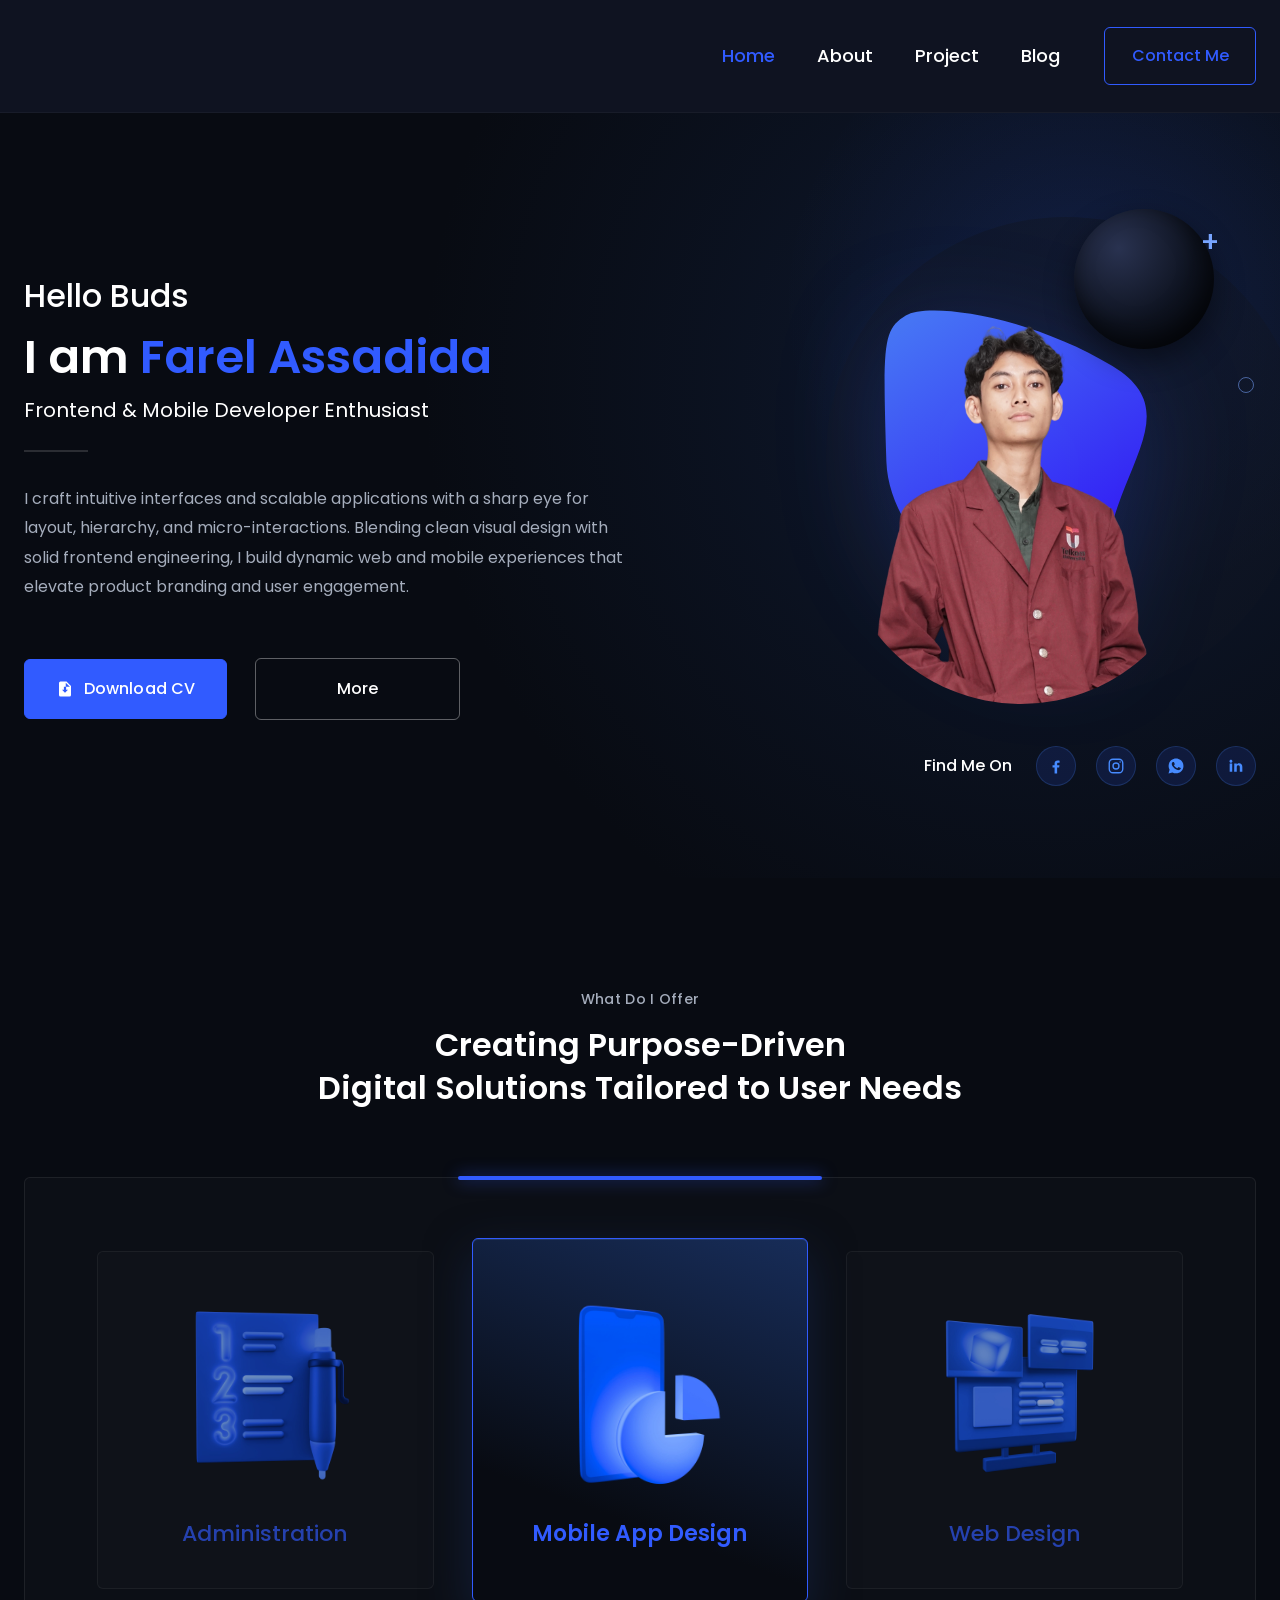
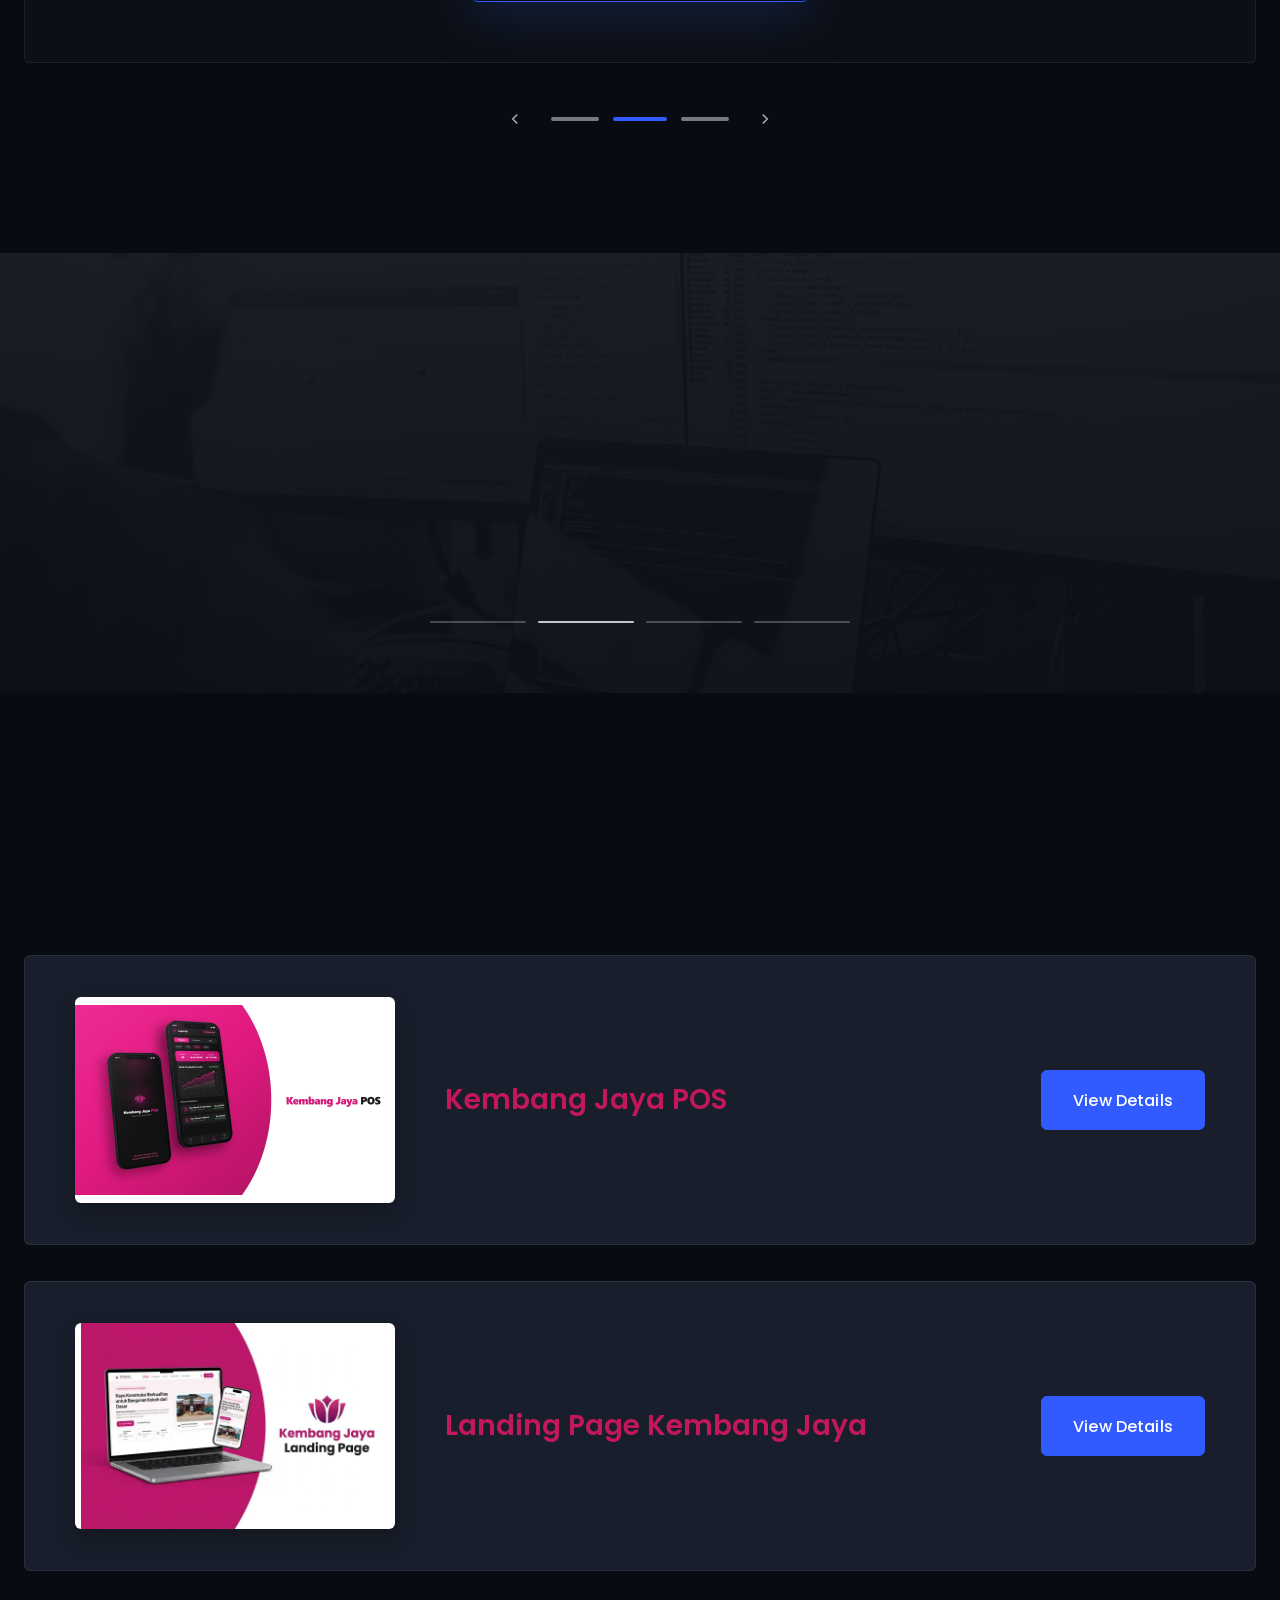
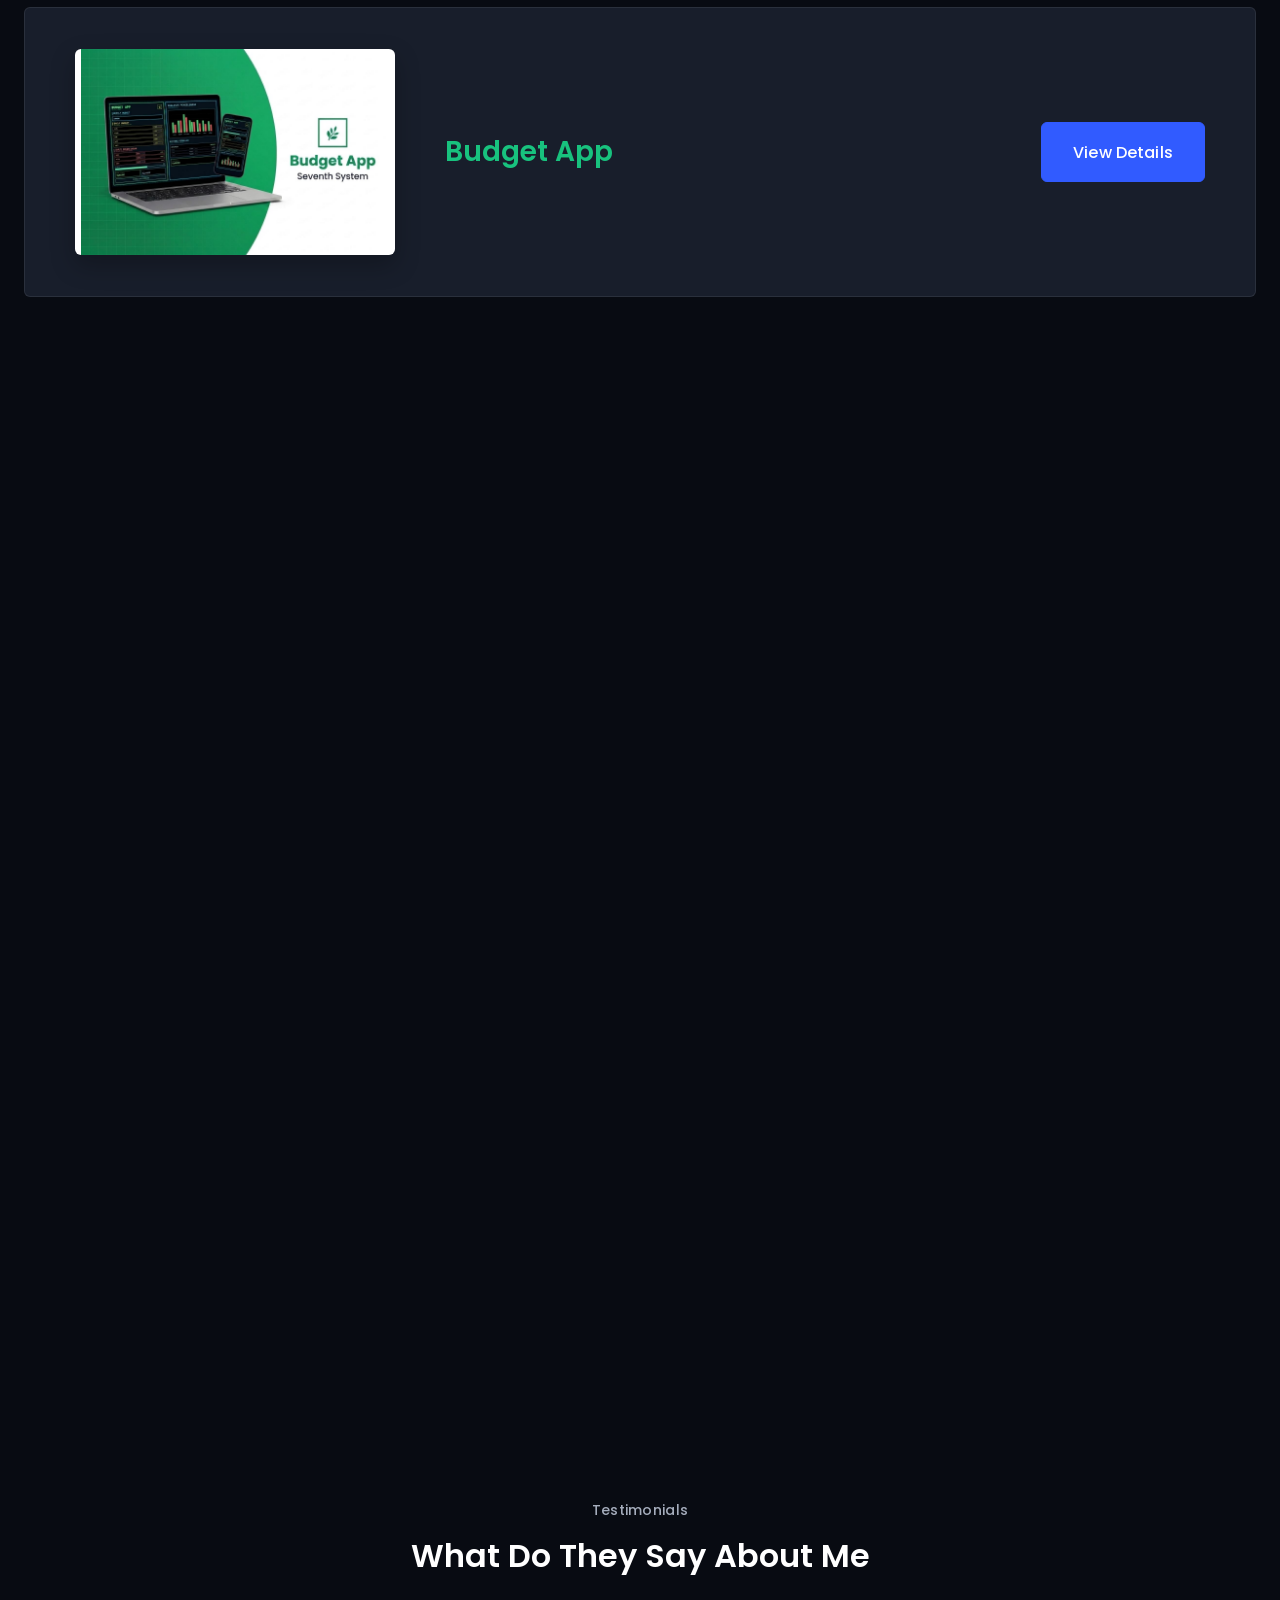
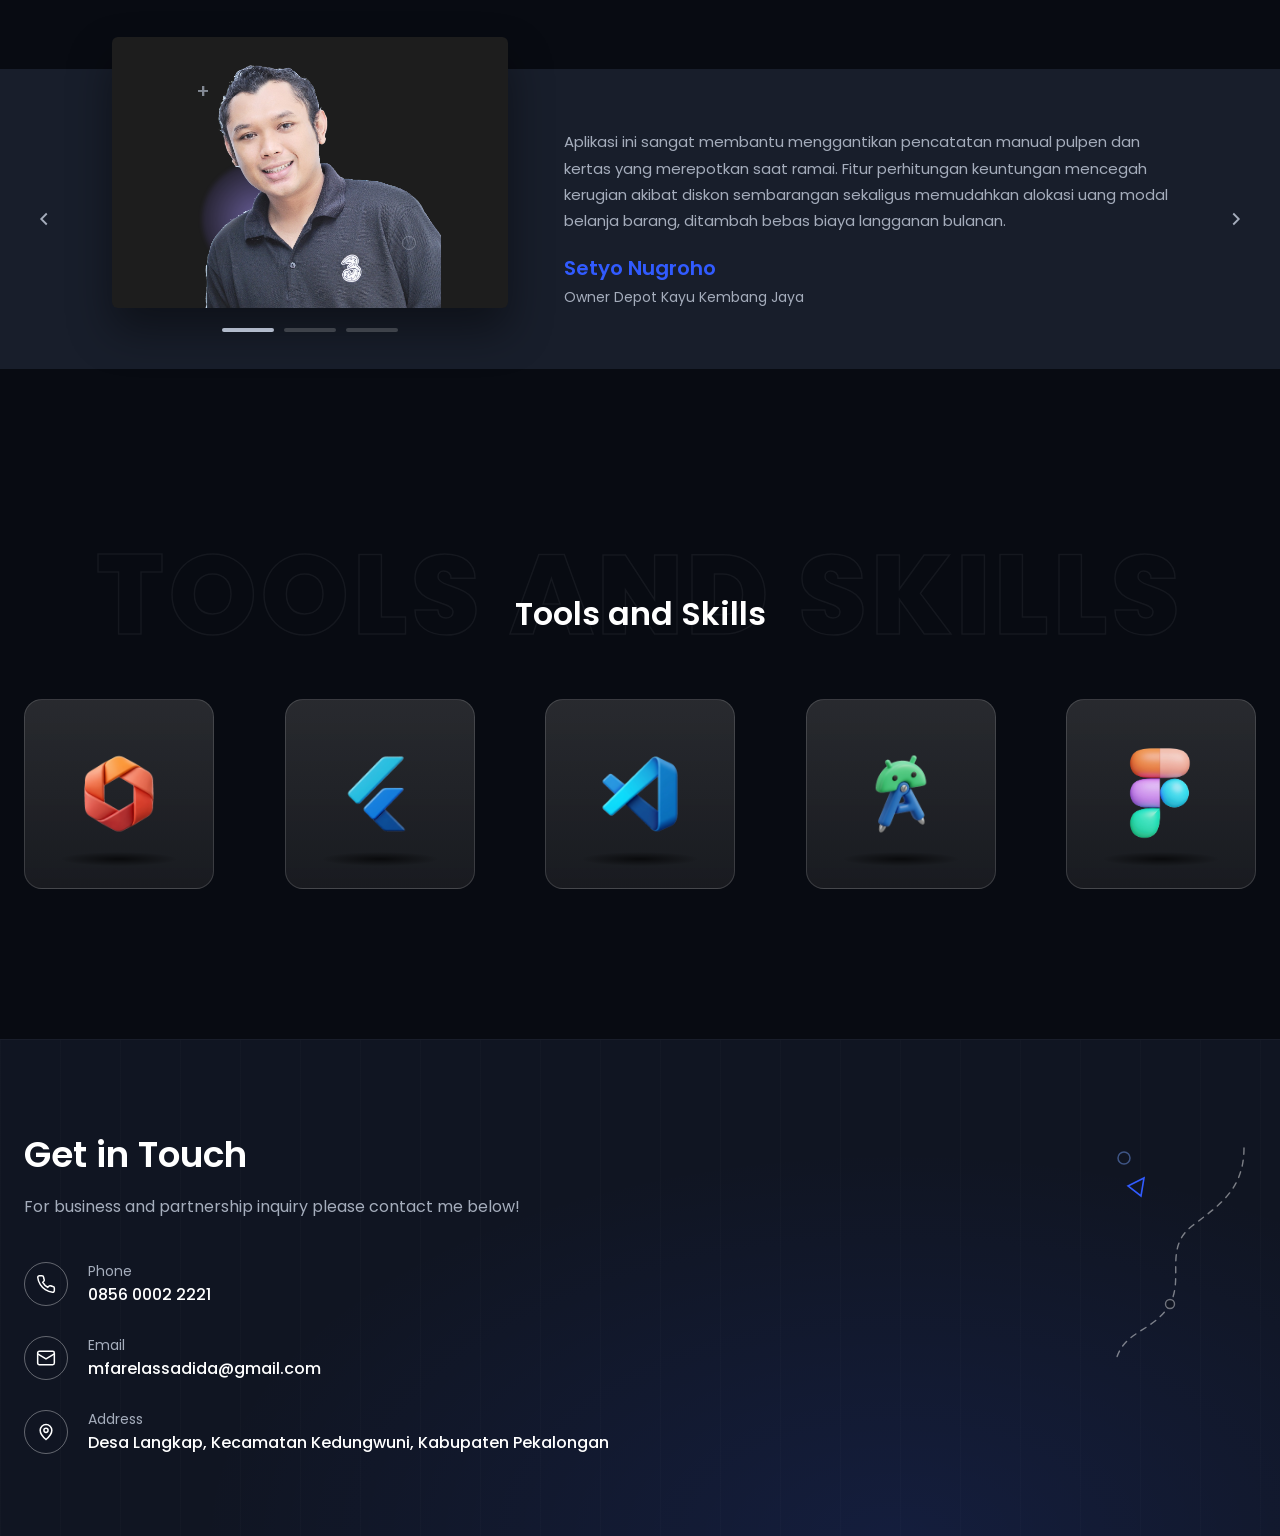
<file: index.html>
<!DOCTYPE html>
<html lang="en">
<head>
  <meta charset="UTF-8" />
  <meta name="viewport" content="width=device-width, initial-scale=1.0" />
  <title>Farel Assadida — Frontend &amp; Mobile Developer Portfolio</title>
  <link rel="preconnect" href="https://fonts.googleapis.com" />
  <link rel="preconnect" href="https://fonts.gstatic.com" crossorigin />
  <link href="https://fonts.googleapis.com/css2?family=Poppins:wght@400;500;600;700;800&display=swap" rel="stylesheet" />
  <link rel="stylesheet" href="Landingpage.css" />
</head>
<body>
  <!-- TOP NAVIGATION -->
  <header class="site-header" id="top-nav">
    <div class="container nav-inner">
      <a href="#home" class="brand-spacer" aria-label="Farel Assadida Home"></a>

      <button class="nav-toggle" id="navToggle" type="button" aria-label="Toggle navigation menu" aria-expanded="false">
        <span></span>
        <span></span>
        <span></span>
      </button>

      <nav class="main-nav" id="mainNav" aria-label="Primary Navigation">
        <ul class="nav-links">
          <li><a href="#home" class="nav-link active">Home</a></li>
          <li><a href="#about" class="nav-link">About</a></li>
          <li><a href="#project" class="nav-link">Project</a></li>
          <li><a href="#testimonials" class="nav-link" id="blogNavLink">Blog</a></li>
        </ul>
        <a href="#contact" class="btn-contact-nav">Contact Me</a>
      </nav>
    </div>
  </header>

  <main>
    <!-- HERO SECTION -->
    <section class="hero-section" id="home">
      <div class="hero-ambient-glow" aria-hidden="true"></div>
      <div class="container hero-grid">
        <div class="hero-copy">
          <p class="hero-greeting">Hello Buds</p>
          <h1 class="hero-title">
            I am <span class="text-primary-blue">Farel Assadida</span>
          </h1>
          <p class="hero-role">Frontend &amp; Mobile Developer Enthusiast</p>
          <div class="hero-divider" aria-hidden="true"></div>
          <p class="hero-bio">
            I craft intuitive interfaces and scalable applications with a sharp eye for layout,
            hierarchy, and micro-interactions. Blending clean visual design with solid frontend
            engineering, I build dynamic web and mobile experiences that elevate product branding
            and user engagement.
          </p>

          <div class="hero-actions">
            <a href="assets/CV-Muhammad-Farel-Assadida.pdf" download="CV-Muhammad-Farel-Assadida.pdf" target="_blank" rel="noopener noreferrer" class="btn-primary" id="downloadCvBtn">
              <svg class="btn-icon" viewBox="0 0 24 24" fill="currentColor" aria-hidden="true">
                <path d="M14 2H6a2 2 0 0 0-2 2v16a2 2 0 0 0 2 2h12a2 2 0 0 0 2-2V8l-6-6zm-2 15l-4-4h2.5V9h3v4H16l-4 4zm1-10V3.5L18.5 9H13z"/>
              </svg>
              <span>Download CV</span>
            </a>
            <a href="#about" class="btn-outline">More</a>
          </div>
        </div>

        <div class="hero-visual-col">
          <div class="hero-portrait-stage">
            <div class="hero-backdrop-circle" aria-hidden="true"></div>

            <!-- Organic Blue Gradient Blob from Figma Bezier Geometry -->
            <svg class="hero-blob-svg" viewBox="0 0 365 550" fill="none" xmlns="http://www.w3.org/2000/svg" aria-hidden="true">
              <defs>
                <linearGradient id="heroBlobGrad" x1="15" y1="40" x2="310" y2="490" gradientUnits="userSpaceOnUse">
                  <stop offset="0%" stop-color="#4A7AFF" />
                  <stop offset="100%" stop-color="#2E00FF" />
                </linearGradient>
              </defs>
              <path
                d="M29.413 21.464C60.972 1.905 202.85 22.429 316.402 91.659C429.954 160.889 304.68 241.747 304.68 389.612C304.68 537.478 7.764 389.613 2.49 224.165C-2.783 58.717 -2.145 41.024 29.413 21.464Z"
                fill="url(#heroBlobGrad)"
                fill-opacity="0.95"
              />
            </svg>

            <!-- Top-right 3D dark sphere -->
            <div class="hero-sphere" aria-hidden="true"></div>
            <!-- Small floating accents -->
            <span class="accent-plus hero-plus" aria-hidden="true">+</span>
            <span class="accent-ring hero-ring" aria-hidden="true"></span>

            <!-- User's Profile Photo from assets/ -->
            <div class="hero-photo-pill">
              <img src="assets/Profil-Picture.png" alt="Muhammad Farel Assadida" class="hero-photo" />
            </div>
          </div>

          <div class="hero-social-row">
            <span class="social-label">Find Me On</span>
            <div class="social-icons">
              <a href="https://web.facebook.com/SeventhE16/" target="_blank" rel="noopener noreferrer" class="social-chip" aria-label="Facebook">
                <svg viewBox="0 0 24 24" fill="currentColor" aria-hidden="true">
                  <path d="M13.5 22v-8h2.7l.4-3h-3.1V9.1c0-.9.3-1.5 1.6-1.5H16.8V4.9c-.3 0-1.3-.1-2.5-.1-2.5 0-4.2 1.5-4.2 4.3V11H7.4v3h2.7v8h3.4z"/>
                </svg>
              </a>
              <a href="https://www.instagram.com/f_assadida" target="_blank" rel="noopener noreferrer" class="social-chip" aria-label="Instagram">
                <svg viewBox="0 0 24 24" fill="none" stroke="currentColor" stroke-width="1.8" aria-hidden="true">
                  <rect x="3" y="3" width="18" height="18" rx="5"/>
                  <circle cx="12" cy="12" r="4"/>
                  <circle cx="17.5" cy="6.5" r="1" fill="currentColor" stroke="none"/>
                </svg>
              </a>
              <a href="https://wa.me/6285600022221" target="_blank" rel="noopener noreferrer" class="social-chip" aria-label="WhatsApp">
                <svg viewBox="0 0 24 24" fill="currentColor" aria-hidden="true">
                  <path d="M12.04 2C6.58 2 2.13 6.45 2.13 11.91c0 1.75.46 3.45 1.32 4.95L2 22l5.25-1.38c1.45.79 3.08 1.21 4.79 1.21 5.46 0 9.91-4.45 9.91-9.91C21.95 6.45 17.5 2 12.04 2zm5.77 14.08c-.24.67-1.38 1.29-1.91 1.37-.49.07-1.12.1-1.8-.11-.42-.13-.95-.31-1.64-.61-2.89-1.25-4.78-4.16-4.92-4.35-.14-.19-1.18-1.57-1.18-2.99 0-1.42.75-2.12 1.01-2.41.27-.29.58-.36.77-.36.19 0 .39 0 .56.01.18.01.42-.07.66.5.24.58.82 2 .9 2.15.07.15.12.32.02.51-.1.19-.15.31-.29.48-.15.17-.31.38-.44.51-.15.15-.3.31-.13.61.17.3.76 1.26 1.64 2.04 1.13 1.01 2.08 1.32 2.38 1.47.3.15.47.12.65-.07.18-.19.75-.87.95-1.17.2-.3.4-.25.67-.15.27.1 1.73.82 2.03.97.3.15.5.22.57.34.07.12.07.7-.17 1.37z"/>
                </svg>
              </a>
              <a href="https://www.linkedin.com/in/muhammad-farel-assadida/" target="_blank" rel="noopener noreferrer" class="social-chip" aria-label="LinkedIn">
                <svg viewBox="0 0 24 24" fill="currentColor" aria-hidden="true">
                  <path d="M6.94 8.5H3.56V19.5H6.94V8.5ZM5.25 3.5C4.14 3.5 3.25 4.39 3.25 5.5C3.25 6.6 4.14 7.5 5.25 7.5C6.35 7.5 7.25 6.6 7.25 5.5C7.25 4.39 6.35 3.5 5.25 3.5ZM20.44 13.02C20.44 9.88 18.76 8.22 16.16 8.22C14.37 8.22 13.48 9.2 13.02 9.93V8.5H9.65C9.7 9.48 9.65 19.5 9.65 19.5H13.02V13.36C13.02 13.02 13.05 12.69 13.15 12.45C13.42 11.78 14.03 11.09 15.07 11.09C16.41 11.09 17.06 12.11 17.06 13.6V19.5H20.44V13.02Z"/>
                </svg>
              </a>
            </div>
          </div>
        </div>
      </div>
    </section>

    <!-- SERVICES SECTION (WHAT DO I OFFER) -->
    <section class="services-section" id="about">
      <div class="container">
        <div class="section-header centered reveal">
          <p class="section-eyebrow">What Do I Offer</p>
          <h2 class="section-title">
            Creating Purpose-Driven<br />
            Digital Solutions Tailored to User Needs
          </h2>
        </div>

        <div class="service-frame reveal">
          <div class="service-top-indicator" id="serviceTopIndicator" data-active="1" aria-hidden="true"></div>
          <div class="service-cards" id="serviceCards">
            <article class="service-card" data-index="0" tabindex="0" role="button" aria-label="Administration service">
              <div class="service-icon-wrap">
                <img src="assets/service-admin.png" alt="Administration 3D illustration" />
              </div>
              <h3 class="service-name">Administration</h3>
            </article>

            <article class="service-card is-active" data-index="1" tabindex="0" role="button" aria-label="Mobile App Design service">
              <div class="service-icon-wrap">
                <img src="assets/service-mobile.png" alt="Mobile App Design 3D illustration" />
              </div>
              <h3 class="service-name">Mobile App Design</h3>
            </article>

            <article class="service-card" data-index="2" tabindex="0" role="button" aria-label="Web Design service">
              <div class="service-icon-wrap">
                <img src="assets/service-web.png" alt="Web Design 3D illustration" />
              </div>
              <h3 class="service-name">Web Design</h3>
            </article>
          </div>
        </div>

        <div class="service-pagination" aria-label="Service slide controls">
          <button type="button" class="pager-arrow" id="servicePrev" aria-label="Previous service">
            <svg viewBox="0 0 24 24" fill="none" stroke="currentColor" stroke-width="2" aria-hidden="true">
              <path d="M15 18l-6-6 6-6"/>
            </svg>
          </button>
          <div class="pager-bars" id="serviceBars">
            <button type="button" class="pager-bar" data-index="0" aria-label="Select Administration"></button>
            <button type="button" class="pager-bar is-active" data-index="1" aria-label="Select Mobile App Design"></button>
            <button type="button" class="pager-bar" data-index="2" aria-label="Select Web Design"></button>
          </div>
          <button type="button" class="pager-arrow" id="serviceNext" aria-label="Next service">
            <svg viewBox="0 0 24 24" fill="none" stroke="currentColor" stroke-width="2" aria-hidden="true">
              <path d="M9 18l6-6-6-6"/>
            </svg>
          </button>
        </div>
      </div>
    </section>

    <!-- STATS BANNER -->
    <section class="stats-section" aria-label="Experience and project highlights">
      <div class="stats-bg-layer" aria-hidden="true"></div>
      <div class="container stats-inner">
        <div class="stats-grid reveal" id="statsGrid">
          <div class="stat-card" data-stat="0">
            <span class="stat-value">01</span>
            <span class="stat-label">Clients Order</span>
          </div>
          <div class="stat-card is-featured" data-stat="1">
            <span class="stat-value">03</span>
            <span class="stat-label">Completed Projects</span>
          </div>
          <div class="stat-card" data-stat="2">
            <span class="stat-value">4.5</span>
            <span class="stat-label">Stars Rating</span>
          </div>
          <div class="stat-card" data-stat="3">
            <span class="stat-value">06</span>
            <span class="stat-label">Months Of Experience</span>
          </div>
        </div>

        <div class="stats-bars" aria-hidden="true">
          <span class="stat-bar"></span>
          <span class="stat-bar is-active"></span>
          <span class="stat-bar"></span>
          <span class="stat-bar"></span>
        </div>
      </div>
    </section>

    <!-- LATEST PROJECT SECTION -->
    <section class="projects-section" id="project">
      <div class="container">
        <div class="section-header watermark-header centered reveal">
          <span class="watermark-text" aria-hidden="true">MY PROJECT</span>
          <h2 class="section-title">Latest Project</h2>
        </div>

        <div class="project-list">
          <article class="project-card reveal">
            <a href="https://drive.google.com/file/d/1CnEsw_KLaFVYk3fG2fkNCZ_e5z5_g6zw/view?usp=sharing" target="_blank" rel="noopener noreferrer" class="project-thumb" aria-label="Open Kembang Jaya POS portfolio">
              <img src="assets/project-kembang-jaya-pos.png" alt="Kembang Jaya POS mobile application mockup" />
            </a>
            <h3 class="project-title title-magenta">
              <a href="https://drive.google.com/file/d/1CnEsw_KLaFVYk3fG2fkNCZ_e5z5_g6zw/view?usp=sharing" target="_blank" rel="noopener noreferrer">Kembang Jaya POS</a>
            </h3>
            <button type="button" class="btn-primary btn-view-details" data-project="pos">View Details</button>
          </article>

          <article class="project-card reveal">
            <a href="https://seventhe16.github.io/CodingCamp-220925-Muhammad_Farel_Assadida/" target="_blank" rel="noopener noreferrer" class="project-thumb" aria-label="Visit Landing Page Kembang Jaya live site">
              <img src="assets/project-landing-page-kembang-jaya.png" alt="Landing Page Kembang Jaya responsive mockup" />
            </a>
            <h3 class="project-title title-magenta">
              <a href="https://seventhe16.github.io/CodingCamp-220925-Muhammad_Farel_Assadida/" target="_blank" rel="noopener noreferrer">Landing Page Kembang Jaya</a>
            </h3>
            <button type="button" class="btn-primary btn-view-details" data-project="landing">View Details</button>
          </article>

          <article class="project-card reveal">
            <a href="https://seventh-budget-ui.vercel.app/" target="_blank" rel="noopener noreferrer" class="project-thumb" aria-label="Visit Budget App live application">
              <img src="assets/project-budget-app.png" alt="Budget App Seventh System dashboard mockup" />
            </a>
            <h3 class="project-title title-emerald">
              <a href="https://seventh-budget-ui.vercel.app/" target="_blank" rel="noopener noreferrer">Budget App</a>
            </h3>
            <button type="button" class="btn-primary btn-view-details" data-project="budget">View Details</button>
          </article>
        </div>

        <!-- CTA BANNER -->
        <div class="project-cta-box reveal">
          <div class="cta-text">
            <h3>Have any project in mind?</h3>
            <p>I'm available for freelancing</p>
          </div>
          <div class="cta-actions">
            <button type="button" class="btn-outline" id="moreProjectsBtn">More Projects</button>
            <a href="mailto:mfarelassadida@gmail.com" class="btn-primary">
              <svg class="btn-icon" viewBox="0 0 24 24" fill="currentColor" aria-hidden="true">
                <path d="M20 4H4a2 2 0 0 0-2 2v12a2 2 0 0 0 2 2h16a2 2 0 0 0 2-2V6a2 2 0 0 0-2-2zm0 4-8 5-8-5V6l8 5 8-5v2z"/>
              </svg>
              <span>Email Me</span>
            </a>
          </div>
        </div>
      </div>
    </section>

    <!-- WHY HIRE ME SECTION -->
    <section class="why-section" id="why-hire-me">
      <div class="container">
        <div class="section-header watermark-header centered reveal">
          <span class="watermark-text" aria-hidden="true">WHY HIRE ME</span>
          <h2 class="section-title">Why Hire Me</h2>
        </div>

        <div class="why-grid">
          <article class="why-item reveal">
            <div class="why-badge-outer">
              <div class="why-badge-inner">
                <div class="why-icon-circle">
                  <svg viewBox="0 0 24 24" fill="currentColor" aria-hidden="true">
                    <path d="M10 4h4a2 2 0 0 1 2 2v1h4a1 1 0 0 1 1 1v10a2 2 0 0 1-2 2H5a2 2 0 0 1-2-2V8a1 1 0 0 1 1-1h4V6a2 2 0 0 1 2-2zm0 3h4V6h-4v1zm7.2 8.2a3.2 3.2 0 1 0 0 6.4 3.2 3.2 0 0 0 0-6.4zm-.45 4.45-1.3-1.3.7-.7.6.6 1.4-1.4.7.7-2.1 2.1z"/>
                  </svg>
                </div>
              </div>
            </div>
            <h3>Action-Driven</h3>
            <p>
              Constantly driven to build, optimize, and iterate on solutions with a strong sense
              of ownership.
            </p>
          </article>

          <article class="why-item reveal">
            <div class="why-badge-outer">
              <div class="why-badge-inner">
                <div class="why-icon-circle">
                  <svg viewBox="0 0 24 24" fill="currentColor" aria-hidden="true">
                    <path d="M4 4h16a2 2 0 0 1 2 2v10a2 2 0 0 1-2 2H8l-4 4V6a2 2 0 0 1 2-2zm4 6v2h8v-2H8zm0 3.5v2h5v-2H8z"/>
                  </svg>
                </div>
              </div>
            </div>
            <h3>Clear Communicator</h3>
            <p>
              Articulating technical concepts effectively to bridge the gap between design,
              engineering, and stakeholders.
            </p>
          </article>

          <article class="why-item reveal">
            <div class="why-badge-outer">
              <div class="why-badge-inner">
                <div class="why-icon-circle">
                  <svg viewBox="0 0 24 24" fill="currentColor" aria-hidden="true">
                    <path d="M14 9V5a3 3 0 0 0-3-3l-4 9v11h11.28a2 2 0 0 0 2-1.7l1.38-9a2 2 0 0 0-2-2.3H14zM4 22H2V11h2v11z"/>
                  </svg>
                </div>
              </div>
            </div>
            <h3>Collaborative</h3>
            <p>
              Thriving in agile team environments, aligning technical execution with shared
              project goals.
            </p>
          </article>

          <article class="why-item reveal">
            <div class="why-badge-outer">
              <div class="why-badge-inner">
                <div class="why-icon-circle">
                  <svg viewBox="0 0 24 24" fill="currentColor" aria-hidden="true">
                    <path d="M12 2l2.4 1.6 2.9-.2 1 2.7 2.5 1.5-.2 2.9L22 12l-1.4 2.5.2 2.9-2.5 1.5-1 2.7-2.9-.2L12 22l-2.4-1.6-2.9.2-1-2.7-2.5-1.5.2-2.9L2 12l1.4-2.5-.2-2.9 2.5-1.5 1-2.7 2.9.2L12 2zm-1.1 13.2l5-5-1.4-1.4-3.6 3.6-1.6-1.6-1.4 1.4 3 3z"/>
                  </svg>
                </div>
              </div>
            </div>
            <h3>Detail-Oriented</h3>
            <p>
              Committed to high-quality code and visual precision, delivering polished and reliable
              digital products.
            </p>
          </article>
        </div>
      </div>
    </section>

    <!-- TESTIMONIALS SECTION -->
    <section class="testimonials-section" id="testimonials">
      <div class="container">
        <div class="section-header centered reveal">
          <p class="section-eyebrow">Testimonials</p>
          <h2 class="section-title">What Do They Say About Me</h2>
        </div>
      </div>

      <div class="testimonial-band">
        <div class="container testimonial-container reveal">
          <button type="button" class="testimonial-arrow arrow-left" id="testimonialPrev" aria-label="Previous testimonial">
            <svg viewBox="0 0 24 24" fill="none" stroke="currentColor" stroke-width="2" aria-hidden="true">
              <path d="M15 18l-6-6 6-6"/>
            </svg>
          </button>

          <div class="testimonial-content">
            <div class="testimonial-avatar-wrapper">
              <div class="testimonial-photo-card">
                <div class="testimonial-glow" aria-hidden="true"></div>
                <span class="accent-plus testimonial-plus" aria-hidden="true">+</span>
                <span class="accent-ring testimonial-ring" aria-hidden="true"></span>
                <img src="assets/testimonial-setyo.png" alt="Setyo Nugroho" class="testimonial-photo" />
              </div>
              <div class="testimonial-dots" id="testimonialDots" aria-hidden="true">
                <span class="t-dot is-active"></span>
                <span class="t-dot"></span>
                <span class="t-dot"></span>
              </div>
            </div>

            <div class="testimonial-quote-block" id="testimonialQuoteBlock">
              <blockquote class="testimonial-quote">
                Aplikasi ini sangat membantu menggantikan pencatatan manual pulpen dan kertas yang
                merepotkan saat ramai. Fitur perhitungan keuntungan mencegah kerugian akibat diskon
                sembarangan sekaligus memudahkan alokasi uang modal belanja barang, ditambah bebas
                biaya langganan bulanan.
              </blockquote>
              <p class="testimonial-author">Setyo Nugroho</p>
              <p class="testimonial-role">Owner Depot Kayu Kembang Jaya</p>
            </div>
          </div>

          <button type="button" class="testimonial-arrow arrow-right" id="testimonialNext" aria-label="Next testimonial">
            <svg viewBox="0 0 24 24" fill="none" stroke="currentColor" stroke-width="2" aria-hidden="true">
              <path d="M9 18l6-6-6-6"/>
            </svg>
          </button>
        </div>
      </div>
    </section>

    <!-- TOOLS AND SKILLS SECTION -->
    <section class="tools-section" id="skills">
      <div class="container">
        <div class="section-header watermark-header centered reveal">
          <span class="watermark-text" aria-hidden="true">TOOLS AND SKILLS</span>
          <h2 class="section-title">Tools and Skills</h2>
        </div>

        <div class="tools-grid reveal">
          <div class="tool-card" title="Microsoft Office">
            <img src="assets/tool-msoffice.png" alt="Microsoft Office" />
            <div class="tool-shadow" aria-hidden="true"></div>
          </div>
          <div class="tool-card" title="Flutter">
            <img src="assets/tool-flutter.png" alt="Flutter" />
            <div class="tool-shadow" aria-hidden="true"></div>
          </div>
          <div class="tool-card" title="VS Code">
            <img src="assets/tool-vscode.png" alt="VS Code" />
            <div class="tool-shadow" aria-hidden="true"></div>
          </div>
          <div class="tool-card" title="Android Studio">
            <img src="assets/tool-androidstudio.png" alt="Android Studio" />
            <div class="tool-shadow" aria-hidden="true"></div>
          </div>
          <div class="tool-card" title="Figma">
            <img src="assets/tool-figma.png" alt="Figma" />
            <div class="tool-shadow" aria-hidden="true"></div>
          </div>
        </div>
      </div>
    </section>
  </main>

  <!-- FOOTER / GET IN TOUCH -->
  <footer class="site-footer" id="contact">
    <div class="footer-wave-bg" aria-hidden="true"></div>
    <div class="container footer-inner">
      <div class="footer-info reveal">
        <h2 class="footer-title">Get in Touch</h2>
        <p class="footer-subtitle">For business and partnership inquiry please contact me below!</p>

        <ul class="contact-list">
          <li class="contact-item">
            <span class="contact-icon" aria-hidden="true">
              <svg viewBox="0 0 24 24" fill="none" stroke="currentColor" stroke-width="1.8">
                <path d="M22 16.92v3a2 2 0 0 1-2.18 2 19.79 19.79 0 0 1-8.63-3.07 19.5 19.5 0 0 1-6-6 19.79 19.79 0 0 1-3.07-8.67A2 2 0 0 1 4.11 2h3a2 2 0 0 1 2 1.72c.127.96.361 1.903.7 2.81a2 2 0 0 1-.45 2.11L8.09 9.91a16 16 0 0 0 6 6l1.27-1.27a2 2 0 0 1 2.11-.45c.907.339 1.85.573 2.81.7A2 2 0 0 1 22 16.92z"/>
              </svg>
            </span>
            <div class="contact-meta">
              <span class="contact-label">Phone</span>
              <a href="tel:085600022221" class="contact-value">0856 0002 2221</a>
            </div>
          </li>

          <li class="contact-item">
            <span class="contact-icon" aria-hidden="true">
              <svg viewBox="0 0 24 24" fill="none" stroke="currentColor" stroke-width="1.8">
                <rect x="2" y="4" width="20" height="16" rx="2"/>
                <path d="m22 7-10 6L2 7"/>
              </svg>
            </span>
            <div class="contact-meta">
              <span class="contact-label">Email</span>
              <a href="mailto:mfarelassadida@gmail.com" class="contact-value">mfarelassadida@gmail.com</a>
            </div>
          </li>

          <li class="contact-item">
            <span class="contact-icon" aria-hidden="true">
              <svg viewBox="0 0 24 24" fill="none" stroke="currentColor" stroke-width="1.8">
                <path d="M12 21s-7-5.6-7-11a7 7 0 1 1 14 0c0 5.4-7 11-7 11z"/>
                <circle cx="12" cy="10" r="2.5"/>
              </svg>
            </span>
            <div class="contact-meta">
              <span class="contact-label">Address</span>
              <span class="contact-value">Desa Langkap, Kecamatan Kedungwuni, Kabupaten Pekalongan</span>
            </div>
          </li>
        </ul>
      </div>

      <!-- Decorative Geometric SVG on Footer Right -->
      <div class="footer-deco" aria-hidden="true">
        <svg viewBox="0 0 150 240" fill="none" xmlns="http://www.w3.org/2000/svg">
          <circle cx="18" cy="24" r="6" stroke="#78A5FF" stroke-opacity="0.45" stroke-width="1.5"/>
          <polygon points="22,52 38,44 35,62" stroke="#315BFF" stroke-width="1.6" fill="none"/>
          <path d="M138 14C138 56 112 72 86 92C58 114 78 144 64 170C48 198 18 196 10 226" stroke="rgba(255,255,255,0.45)" stroke-width="1.4" stroke-dasharray="6 6" stroke-linecap="round"/>
          <circle cx="64" cy="170" r="4.5" stroke="rgba(255,255,255,0.4)" stroke-width="1.4" fill="#101522"/>
        </svg>
      </div>
    </div>
  </footer>

  <!-- INTERACTIVE MODAL (Project Details / CV Summary / Notices) -->
  <div class="modal-backdrop" id="portfolioModal" hidden>
    <div class="modal-panel" role="dialog" aria-modal="true" aria-labelledby="modalTitle">
      <button type="button" class="modal-close" id="modalClose" aria-label="Close modal">
        <svg viewBox="0 0 24 24" fill="none" stroke="currentColor" stroke-width="2">
          <path d="M18 6L6 18M6 6l12 12"/>
        </svg>
      </button>
      <div id="modalBody"></div>
    </div>
  </div>

  <!-- TOAST NOTIFICATION -->
  <div class="toast-banner" id="toastBanner" role="status" aria-live="polite" hidden></div>

  <script src="Landingpage.js"></script>
</body>
</html>
</file>
<file: Landingpage.css>
:root {
  /* Color Palettes from Style Library */
  --primary-lavender: #315BFF;
  --secondary-lavender: #478BFF;
  --tertiary-lavender: #78A5FF;
  --quaternary-lavender: #B3CCFF;
  --quinary-lavender: #DFEAFF;

  --primary-black: #080B12;
  --secondary-black: #101522;
  --tertiary-black: #181E2B;
  --primary-grey: #737B8C;
  --secondary-grey: #A5ADBC;
  --ash-lavender: #F0F5FF;
  --white: #FFFFFF;

  /* Project Accent Colors */
  --accent-magenta: #C2185B;
  --accent-emerald: #18C27E;

  /* Gradients */
  --grad-lavender-bright: linear-gradient(115deg, #315BFF 0%, #50B7FF 100%);
  --grad-lavender-dark: linear-gradient(200deg, #172C58 0%, #080B12 72%);

  /* Layout */
  --container-width: 1260px;
  --radius-sm: 6px;
  --radius-md: 10px;
  --radius-lg: 18px;
  --transition: 0.28s cubic-bezier(0.22, 1, 0.36, 1);
}

*,
*::before,
*::after {
  box-sizing: border-box;
  margin: 0;
  padding: 0;
}

html {
  scroll-behavior: smooth;
  background-color: var(--primary-black);
  overflow-x: clip;
}

body {
  font-family: 'Poppins', -apple-system, BlinkMacSystemFont, 'Segoe UI', sans-serif;
  background-color: var(--primary-black);
  color: var(--white);
  line-height: 1.6;
  overflow-x: clip;
  -webkit-font-smoothing: antialiased;
}

main,
section,
footer {
  overflow-x: clip;
}

img {
  display: block;
  max-width: 100%;
}

a {
  color: inherit;
  text-decoration: none;
}

button {
  font-family: inherit;
  cursor: pointer;
  border: none;
  background: none;
  color: inherit;
}

ul {
  list-style: none;
}

.container {
  width: min(var(--container-width), calc(100% - 48px));
  margin-inline: auto;
}

.text-primary-blue {
  color: var(--primary-lavender);
}

/* =========================================
   BUTTONS (Style Library + Component States)
   ========================================= */
.btn-primary {
  display: inline-flex;
  align-items: center;
  justify-content: center;
  gap: 10px;
  min-width: 164px;
  height: 60px;
  padding: 0 28px;
  border-radius: var(--radius-sm);
  background-color: var(--primary-lavender);
  border: 1px solid var(--primary-lavender);
  color: var(--white);
  font-size: 16px;
  font-weight: 500;
  letter-spacing: 0.01em;
  transition: background-color var(--transition), border-color var(--transition), transform var(--transition), box-shadow var(--transition);
}

.btn-primary:hover,
.btn-primary:focus-visible {
  background-color: var(--tertiary-lavender);
  border-color: var(--tertiary-lavender);
  transform: translateY(-2px);
  box-shadow: 0 10px 26px rgba(49, 91, 255, 0.32);
  outline: none;
}

.btn-primary .btn-icon {
  width: 18px;
  height: 18px;
  flex-shrink: 0;
}

.btn-outline {
  display: inline-flex;
  align-items: center;
  justify-content: center;
  min-width: 180px;
  height: 62px;
  padding: 0 28px;
  border-radius: var(--radius-sm);
  background-color: transparent;
  border: 1px solid rgba(255, 255, 255, 0.35);
  color: var(--white);
  font-size: 16px;
  font-weight: 500;
  transition: border-color var(--transition), color var(--transition), background-color var(--transition), transform var(--transition);
}

.btn-outline:hover,
.btn-outline:focus-visible {
  border-color: var(--primary-lavender);
  color: var(--primary-lavender);
  background-color: rgba(49, 91, 255, 0.08);
  transform: translateY(-2px);
  outline: none;
}

/* =========================================
   HEADER / NAVIGATION
   ========================================= */
.site-header {
  position: sticky;
  top: 0;
  z-index: 100;
  background-color: rgba(16, 21, 34, 0.94);
  backdrop-filter: blur(14px);
  border-bottom: 1px solid rgba(255, 255, 255, 0.04);
}

.nav-inner {
  height: 112px;
  display: flex;
  align-items: center;
  justify-content: space-between;
}

.brand-spacer {
  display: inline-block;
  width: 1px;
  height: 1px;
}

.main-nav {
  display: flex;
  align-items: center;
  gap: 44px;
}

.nav-links {
  display: flex;
  align-items: center;
  gap: 42px;
}

.nav-link {
  font-size: 18px;
  font-weight: 500;
  color: var(--white);
  transition: color var(--transition);
  position: relative;
}

.nav-link:hover,
.nav-link.active {
  color: var(--primary-lavender);
}

.btn-contact-nav {
  display: inline-flex;
  align-items: center;
  justify-content: center;
  width: 152px;
  height: 58px;
  border-radius: var(--radius-sm);
  border: 1px solid var(--primary-lavender);
  color: var(--primary-lavender);
  font-size: 16px;
  font-weight: 500;
  transition: border-color var(--transition), color var(--transition), background-color var(--transition);
}

.btn-contact-nav:hover,
.btn-contact-nav:focus-visible {
  border-color: var(--white);
  color: var(--white);
  background-color: rgba(255, 255, 255, 0.05);
  outline: none;
}

.nav-toggle {
  display: none;
  width: 44px;
  height: 44px;
  flex-direction: column;
  align-items: center;
  justify-content: center;
  gap: 6px;
  border-radius: var(--radius-sm);
  border: 1px solid rgba(255, 255, 255, 0.14);
}

.nav-toggle span {
  width: 22px;
  height: 2px;
  background-color: var(--white);
  border-radius: 2px;
  transition: transform 0.25s ease, opacity 0.25s ease;
}

/* =========================================
   HERO SECTION
   ========================================= */
.hero-section {
  position: relative;
  padding: 96px 0 92px;
  overflow: hidden;
  background: radial-gradient(circle at 82% 35%, rgba(23, 44, 88, 0.42) 0%, rgba(8, 11, 18, 0) 54%);
}

.hero-ambient-glow {
  position: absolute;
  top: -120px;
  right: -120px;
  width: 620px;
  height: 620px;
  border-radius: 50%;
  background: radial-gradient(circle, rgba(49, 91, 255, 0.12) 0%, transparent 70%);
  pointer-events: none;
}

.hero-grid {
  display: grid;
  grid-template-columns: minmax(0, 1.12fr) minmax(0, 0.88fr);
  align-items: center;
  gap: 48px;
}

.hero-greeting {
  font-size: 32px;
  font-weight: 500;
  line-height: 1.3;
  color: var(--white);
  margin-bottom: 12px;
}

.hero-title {
  font-size: clamp(36px, 3.65vw, 52px);
  font-weight: 600;
  line-height: 1.18;
  color: var(--white);
  margin-bottom: 10px;
}

.hero-role {
  font-size: 20px;
  font-weight: 400;
  color: var(--white);
  margin-bottom: 24px;
}

.hero-divider {
  width: 64px;
  height: 2px;
  background: rgba(255, 255, 255, 0.14);
  margin-bottom: 32px;
}

.hero-bio {
  max-width: 618px;
  font-size: 16px;
  font-weight: 400;
  line-height: 1.85;
  color: var(--secondary-grey);
  margin-bottom: 56px;
}

.hero-actions {
  display: flex;
  flex-wrap: wrap;
  align-items: center;
  gap: 28px;
}

.hero-actions .btn-primary {
  width: 203px;
}

.hero-actions .btn-outline {
  width: 205px;
}

/* Hero Right Portrait Stage */
.hero-visual-col {
  display: flex;
  flex-direction: column;
  align-items: flex-end;
}

.hero-portrait-stage {
  position: relative;
  width: 470px;
  height: 495px;
  display: flex;
  align-items: flex-end;
  justify-content: center;
}

.hero-backdrop-circle {
  position: absolute;
  top: 8px;
  right: -50px;
  width: 480px;
  height: 480px;
  border-radius: 50%;
  background: radial-gradient(circle at 45% 45%, rgba(16, 21, 34, 0.95) 0%, rgba(16, 21, 34, 0.4) 68%, transparent 100%);
  z-index: 0;
}

.hero-blob-svg {
  position: absolute;
  bottom: 8px;
  left: 56px;
  width: 348px;
  height: 396px;
  z-index: 1;
  filter: drop-shadow(0 20px 50px rgba(49, 91, 255, 0.25));
}

.hero-sphere {
  position: absolute;
  top: 0;
  right: 42px;
  width: 140px;
  height: 140px;
  border-radius: 50%;
  background: radial-gradient(circle at 32% 28%, #293250 0%, #0e1320 55%, #060910 100%);
  box-shadow: inset -8px -12px 24px rgba(0, 0, 0, 0.65), 0 12px 30px rgba(0, 0, 0, 0.45);
  z-index: 1;
}

.accent-plus {
  position: absolute;
  font-size: 28px;
  font-weight: 500;
  line-height: 1;
  color: var(--tertiary-lavender);
  user-select: none;
  z-index: 3;
}

.hero-plus {
  top: 20px;
  right: 36px;
}

.accent-ring {
  position: absolute;
  width: 16px;
  height: 16px;
  border-radius: 50%;
  border: 1.8px solid rgba(120, 165, 255, 0.55);
  z-index: 3;
}

.hero-ring {
  top: 168px;
  right: 2px;
}

.hero-photo-pill {
  position: relative;
  width: 366px;
  height: 459px;
  border-radius: 183px;
  overflow: hidden;
  z-index: 2;
  display: flex;
  align-items: flex-end;
  justify-content: center;
}

.hero-photo {
  width: 100%;
  height: 100%;
  object-fit: cover;
  object-position: center top;
  transform: scale(1.14) translateY(6px);
}

.hero-social-row {
  margin-top: 42px;
  display: flex;
  align-items: center;
  gap: 24px;
}

.social-label {
  font-size: 16px;
  font-weight: 500;
  color: var(--white);
}

.social-icons {
  display: flex;
  align-items: center;
  gap: 20px;
}

.social-chip {
  width: 40px;
  height: 40px;
  border-radius: 50%;
  display: inline-flex;
  align-items: center;
  justify-content: center;
  background-color: rgba(49, 91, 255, 0.14);
  border: 1px solid rgba(71, 139, 255, 0.2);
  color: var(--secondary-lavender);
  transition: background-color var(--transition), color var(--transition), transform var(--transition), border-color var(--transition);
}

.social-chip svg {
  width: 18px;
  height: 18px;
}

.social-chip:hover {
  background-color: var(--primary-lavender);
  border-color: var(--primary-lavender);
  color: var(--white);
  transform: translateY(-2px);
}

/* =========================================
   SECTION HEADERS & WATERMARKS
   ========================================= */
.section-header.centered {
  text-align: center;
}

.section-eyebrow {
  font-size: 14px;
  font-weight: 500;
  color: var(--secondary-grey);
  margin-bottom: 14px;
  letter-spacing: 0.02em;
}

.section-title {
  font-size: clamp(26px, 2.5vw, 36px);
  font-weight: 600;
  line-height: 1.32;
  color: var(--white);
  position: relative;
  z-index: 1;
}

.watermark-header {
  position: relative;
  padding-top: 24px;
  margin-bottom: 64px;
}

.watermark-text {
  position: absolute;
  top: 50%;
  left: 50%;
  transform: translate(-50%, -56%);
  font-size: clamp(32px, 8.8vw, 132px);
  font-weight: 800;
  line-height: 1;
  letter-spacing: 0.03em;
  color: transparent;
  -webkit-text-stroke: 1.5px rgba(255, 255, 255, 0.055);
  white-space: nowrap;
  pointer-events: none;
  user-select: none;
  z-index: 0;
}

/* =========================================
   SERVICES SECTION (WHAT DO I OFFER)
   ========================================= */
.services-section {
  padding: 110px 0 118px;
}

.services-section .section-header {
  margin-bottom: 68px;
}

.service-frame {
  position: relative;
  background: rgba(255, 255, 255, 0.02);
  border: 1px solid rgba(255, 255, 255, 0.07);
  border-radius: var(--radius-sm);
  padding: 60px 72px;
}

.service-top-indicator {
  position: absolute;
  top: -2px;
  left: 50%;
  width: 364px;
  height: 4px;
  background-color: var(--primary-lavender);
  border-radius: 4px;
  transform: translateX(-50%);
  transition: left 0.35s cubic-bezier(0.22, 1, 0.36, 1), transform 0.35s cubic-bezier(0.22, 1, 0.36, 1);
  box-shadow: 0 0 16px rgba(49, 91, 255, 0.65);
}

.service-top-indicator[data-active="0"] {
  left: 72px;
  transform: translateX(0);
}

.service-top-indicator[data-active="1"] {
  left: 50%;
  transform: translateX(-50%);
}

.service-top-indicator[data-active="2"] {
  left: calc(100% - 72px);
  transform: translateX(-100%);
}

.service-cards {
  display: grid;
  grid-template-columns: repeat(3, 1fr);
  align-items: center;
  gap: 38px;
}

.service-card {
  position: relative;
  height: 338px;
  border-radius: var(--radius-sm);
  border: 1px solid rgba(255, 255, 255, 0.05);
  background: rgba(255, 255, 255, 0.015);
  display: flex;
  flex-direction: column;
  align-items: center;
  justify-content: center;
  padding: 28px 24px;
  cursor: pointer;
  transition: all 0.35s cubic-bezier(0.22, 1, 0.36, 1);
}

.service-card:hover {
  border-color: rgba(49, 91, 255, 0.45);
  transform: translateY(-4px);
}

.service-card.is-active {
  height: 364px;
  border: 1px solid var(--primary-lavender);
  background: var(--grad-lavender-dark);
  box-shadow: 0 16px 46px rgba(23, 44, 88, 0.55), inset 0 1px 0 rgba(120, 165, 255, 0.16);
  transform: translateY(0);
}

.service-icon-wrap {
  width: 210px;
  height: 210px;
  display: flex;
  align-items: center;
  justify-content: center;
  margin-bottom: 18px;
  transition: transform 0.35s ease, opacity 0.35s ease;
}

.service-card:not(.is-active) .service-icon-wrap {
  opacity: 0.72;
  transform: scale(0.92);
}

.service-card.is-active .service-icon-wrap {
  opacity: 1;
  transform: scale(1.04);
}

.service-icon-wrap img {
  width: 100%;
  height: 100%;
  object-fit: contain;
}

.service-name {
  font-size: 22px;
  font-weight: 500;
  color: rgba(49, 91, 255, 0.65);
  text-align: center;
  transition: color 0.3s ease;
}

.service-card.is-active .service-name {
  color: var(--primary-lavender);
  font-weight: 600;
}

.service-pagination {
  margin-top: 40px;
  display: flex;
  align-items: center;
  justify-content: center;
  gap: 20px;
}

.pager-arrow {
  width: 32px;
  height: 32px;
  display: inline-flex;
  align-items: center;
  justify-content: center;
  color: var(--secondary-grey);
  transition: color var(--transition), transform var(--transition);
}

.pager-arrow:hover {
  color: var(--white);
  transform: scale(1.1);
}

.pager-arrow svg {
  width: 18px;
  height: 18px;
}

.pager-bars {
  display: flex;
  align-items: center;
  gap: 14px;
}

.pager-bar {
  width: 48px;
  height: 4px;
  border-radius: 99px;
  background-color: rgba(255, 255, 255, 0.45);
  transition: background-color var(--transition), width var(--transition);
}

.pager-bar.is-active {
  background-color: var(--primary-lavender);
  width: 54px;
}

/* =========================================
   STATS SECTION
   ========================================= */
.stats-section {
  position: relative;
  min-height: 440px;
  display: flex;
  align-items: center;
  background-color: var(--secondary-black);
  overflow: hidden;
  padding: 80px 0 64px;
}

.stats-bg-layer {
  position: absolute;
  inset: 0;
  background:
    linear-gradient(180deg, rgba(16, 21, 34, 0.86) 0%, rgba(8, 11, 18, 0.92) 100%),
    url('assets/stats-bg.png') center / cover no-repeat;
  opacity: 0.38;
  filter: grayscale(100%) contrast(1.05);
  pointer-events: none;
}

.stats-inner {
  position: relative;
  z-index: 2;
}

.stats-grid {
  display: grid;
  grid-template-columns: repeat(4, 255px);
  justify-content: center;
  gap: 15px;
}

.stat-card {
  height: 223px;
  border-radius: var(--radius-sm);
  background-color: rgba(19, 19, 19, 0.72);
  border: 1px dashed rgba(255, 255, 255, 0.36);
  display: flex;
  flex-direction: column;
  align-items: center;
  justify-content: center;
  padding: 24px 16px;
  text-align: center;
  transition: transform var(--transition), background-color var(--transition), border-color var(--transition), box-shadow var(--transition);
}

.stat-card:hover {
  transform: translateY(-4px);
  border-color: rgba(49, 91, 255, 0.8);
}

.stat-card.is-featured {
  background-color: var(--primary-lavender);
  border: 1px solid var(--primary-lavender);
  box-shadow: 0 14px 36px rgba(49, 91, 255, 0.36);
}

.stat-value {
  font-size: 40px;
  font-weight: 600;
  line-height: 1.15;
  color: var(--white);
  margin-bottom: 10px;
}

.stat-label {
  font-size: 16px;
  font-weight: 400;
  color: rgba(255, 255, 255, 0.88);
}

.stats-bars {
  margin-top: 60px;
  display: flex;
  justify-content: center;
  gap: 12px;
}

.stat-bar {
  width: 96px;
  height: 2px;
  background-color: rgba(255, 255, 255, 0.24);
  border-radius: 2px;
}

.stat-bar.is-active {
  background-color: rgba(255, 255, 255, 0.75);
}

/* =========================================
   LATEST PROJECT SECTION
   ========================================= */
.projects-section {
  padding: 132px 0 96px;
}

.project-list {
  display: flex;
  flex-direction: column;
  gap: 36px;
}

.project-card {
  min-height: 290px;
  background-color: var(--tertiary-black);
  border: 1px solid rgba(255, 255, 255, 0.08);
  border-radius: var(--radius-sm);
  padding: 36px 50px;
  display: grid;
  grid-template-columns: 320px 1fr auto;
  align-items: center;
  gap: 50px;
  transition: transform var(--transition), border-color var(--transition), box-shadow var(--transition);
}

.project-card:hover {
  transform: translateY(-4px);
  border-color: rgba(49, 91, 255, 0.45);
  box-shadow: 0 20px 44px rgba(0, 0, 0, 0.36);
}

.project-thumb {
  display: block;
  width: 320px;
  height: 206px;
  border-radius: var(--radius-sm);
  overflow: hidden;
  background-color: var(--white);
  box-shadow: 0 10px 24px rgba(0, 0, 0, 0.25);
}

.project-thumb img {
  width: 100%;
  height: 100%;
  object-fit: contain;
  object-position: center;
  transition: transform var(--transition);
}

.project-thumb:hover img {
  transform: scale(1.03);
}

.project-title {
  font-size: 28px;
  font-weight: 600;
  line-height: 1.3;
}

.project-title a:hover {
  text-decoration: underline;
  text-underline-offset: 6px;
}

.title-magenta {
  color: var(--accent-magenta);
}

.title-emerald {
  color: var(--accent-emerald);
}

.btn-view-details {
  width: 164px;
}

/* Bottom Project CTA Banner */
.project-cta-box {
  margin-top: 84px;
  min-height: 182px;
  background-color: var(--tertiary-black);
  border: 1px solid rgba(255, 255, 255, 0.08);
  border-radius: var(--radius-sm);
  padding: 36px 50px;
  display: flex;
  align-items: center;
  justify-content: space-between;
  gap: 32px;
}

.cta-text h3 {
  font-size: 28px;
  font-weight: 600;
  line-height: 1.35;
  color: var(--white);
  margin-bottom: 6px;
}

.cta-text p {
  font-size: 16px;
  color: var(--secondary-grey);
}

.cta-actions {
  display: flex;
  flex-wrap: wrap;
  align-items: center;
  gap: 28px;
}

.cta-actions .btn-outline {
  width: 180px;
}

.cta-actions .btn-primary {
  width: 178px;
}

/* =========================================
   WHY HIRE ME SECTION
   ========================================= */
.why-section {
  padding: 112px 0 120px;
}

.why-grid {
  display: grid;
  grid-template-columns: repeat(4, 1fr);
  gap: 44px;
}

.why-item {
  display: flex;
  flex-direction: column;
  align-items: center;
  text-align: center;
}

.why-badge-outer {
  width: 240px;
  height: 240px;
  border-radius: 50%;
  border: 1px dashed rgba(255, 255, 255, 0.16);
  display: flex;
  align-items: center;
  justify-content: center;
  margin-bottom: 40px;
  transition: transform var(--transition), border-color var(--transition);
}

.why-badge-inner {
  width: 200px;
  height: 200px;
  border-radius: 50%;
  border: 1px dashed rgba(49, 91, 255, 0.72);
  background: radial-gradient(circle, rgba(116, 86, 255, 0.14) 0%, rgba(16, 21, 34, 0.55) 70%);
  display: flex;
  align-items: center;
  justify-content: center;
  transition: background-color var(--transition), box-shadow var(--transition);
}

.why-icon-circle {
  width: 68px;
  height: 68px;
  border-radius: 50%;
  background: var(--primary-lavender);
  color: var(--secondary-black);
  display: flex;
  align-items: center;
  justify-content: center;
  box-shadow: 0 10px 26px rgba(49, 91, 255, 0.42);
}

.why-icon-circle svg {
  width: 30px;
  height: 30px;
}

.why-item:hover .why-badge-outer {
  transform: translateY(-4px);
  border-color: rgba(120, 165, 255, 0.45);
}

.why-item:hover .why-badge-inner {
  box-shadow: 0 0 36px rgba(49, 91, 255, 0.25);
}

.why-item h3 {
  font-size: 20px;
  font-weight: 600;
  color: var(--white);
  margin-bottom: 14px;
}

.why-item p {
  font-size: 14px;
  font-weight: 400;
  line-height: 1.7;
  color: var(--secondary-grey);
  max-width: 265px;
}

/* =========================================
   TESTIMONIALS SECTION
   ========================================= */
.testimonials-section {
  padding: 56px 0 80px;
}

.testimonials-section .section-header {
  margin-bottom: 92px;
}

.testimonial-band {
  background-color: var(--tertiary-black);
  min-height: 300px;
  position: relative;
}

.testimonial-container {
  position: relative;
  display: flex;
  align-items: center;
  justify-content: space-between;
  min-height: 300px;
  padding: 28px 0;
  gap: 24px;
}

.testimonial-arrow {
  width: 40px;
  height: 40px;
  border-radius: 50%;
  display: inline-flex;
  align-items: center;
  justify-content: center;
  color: var(--secondary-grey);
  flex-shrink: 0;
  transition: color var(--transition), background-color var(--transition);
}

.testimonial-arrow:hover {
  color: var(--white);
  background-color: rgba(255, 255, 255, 0.08);
}

.testimonial-arrow svg {
  width: 22px;
  height: 22px;
}

.testimonial-content {
  flex: 1;
  display: flex;
  align-items: center;
  gap: 56px;
  padding-inline: 24px;
}

.testimonial-avatar-wrapper {
  flex-shrink: 0;
  display: flex;
  flex-direction: column;
  align-items: center;
}

.testimonial-photo-card {
  position: relative;
  width: 396px;
  height: 271px;
  margin-top: -69px;
  background-color: #1D1D1D;
  border-radius: var(--radius-sm);
  overflow: hidden;
  display: flex;
  align-items: flex-end;
  justify-content: center;
  box-shadow: 0 22px 44px rgba(0, 0, 0, 0.42);
}

.testimonial-glow {
  position: absolute;
  width: 112px;
  height: 112px;
  border-radius: 50%;
  left: 90px;
  top: 126px;
  background: radial-gradient(circle, rgba(166, 147, 255, 0.55) 0%, rgba(131, 104, 255, 0.1) 70%);
  filter: blur(2px);
}

.testimonial-plus {
  top: 44px;
  left: 84px;
  font-size: 20px;
  color: rgba(165, 173, 188, 0.75);
}

.testimonial-ring {
  bottom: 58px;
  right: 92px;
  width: 14px;
  height: 14px;
  border-color: rgba(165, 173, 188, 0.45);
}

.testimonial-photo {
  position: relative;
  z-index: 2;
  height: 92%;
  width: auto;
  object-fit: contain;
  object-position: bottom center;
}

.testimonial-dots {
  margin-top: 20px;
  display: flex;
  align-items: center;
  gap: 10px;
}

.t-dot {
  width: 52px;
  height: 4px;
  border-radius: 4px;
  background-color: rgba(255, 255, 255, 0.24);
  transition: background-color var(--transition);
}

.t-dot.is-active {
  background-color: var(--quinary-lavender);
}

.testimonial-quote-block {
  max-width: 614px;
  transition: opacity 0.25s ease;
}

.testimonial-quote {
  font-size: 15px;
  font-weight: 400;
  line-height: 1.75;
  color: var(--secondary-grey);
  margin-bottom: 18px;
}

.testimonial-author {
  font-size: 20px;
  font-weight: 600;
  color: var(--primary-lavender);
  margin-bottom: 2px;
}

.testimonial-role {
  font-size: 14px;
  color: var(--secondary-grey);
}

/* =========================================
   TOOLS AND SKILLS SECTION
   ========================================= */
.tools-section {
  padding: 120px 0 150px;
}

.tools-grid {
  display: grid;
  grid-template-columns: repeat(5, 190px);
  justify-content: space-between;
  gap: 24px;
}

.tool-card {
  position: relative;
  width: 190px;
  height: 190px;
  border-radius: var(--radius-lg);
  background: linear-gradient(180deg, rgba(64, 65, 68, 0.58) 0%, rgba(28, 30, 35, 0.85) 100%);
  border: 1px solid rgba(255, 255, 255, 0.14);
  display: flex;
  flex-direction: column;
  align-items: center;
  justify-content: center;
  padding: 28px;
  transition: transform var(--transition), border-color var(--transition), box-shadow var(--transition);
}

.tool-card:hover {
  transform: translateY(-6px);
  border-color: rgba(49, 91, 255, 0.65);
  box-shadow: 0 18px 40px rgba(0, 0, 0, 0.45);
}

.tool-card img {
  position: relative;
  z-index: 2;
  width: 112px;
  height: 112px;
  object-fit: contain;
}

.tool-shadow {
  position: absolute;
  bottom: 22px;
  width: 116px;
  height: 14px;
  border-radius: 50%;
  background: radial-gradient(ellipse at center, rgba(0, 0, 0, 0.65) 0%, transparent 72%);
  z-index: 1;
}

/* =========================================
   FOOTER / GET IN TOUCH
   ========================================= */
.site-footer {
  position: relative;
  min-height: 496px;
  background-color: var(--secondary-black);
  padding: 86px 0 80px;
  overflow: hidden;
  border-top: 1px solid rgba(255, 255, 255, 0.04);
}

.footer-wave-bg {
  position: absolute;
  inset: 0;
  background:
    radial-gradient(ellipse at 70% 100%, rgba(49, 91, 255, 0.12) 0%, transparent 55%),
    repeating-linear-gradient(
      90deg,
      rgba(255, 255, 255, 0.015) 0px,
      rgba(255, 255, 255, 0.015) 1px,
      transparent 1px,
      transparent 60px
    );
  pointer-events: none;
}

.footer-inner {
  position: relative;
  z-index: 2;
  display: flex;
  align-items: flex-start;
  justify-content: space-between;
  gap: 40px;
}

.footer-title {
  font-size: 36px;
  font-weight: 600;
  color: var(--white);
  margin-bottom: 10px;
}

.footer-subtitle {
  font-size: 16px;
  color: var(--secondary-grey);
  margin-bottom: 40px;
}

.contact-list {
  display: flex;
  flex-direction: column;
  gap: 26px;
}

.contact-item {
  display: flex;
  align-items: center;
  gap: 20px;
}

.contact-icon {
  width: 44px;
  height: 44px;
  border-radius: 50%;
  border: 1.5px solid rgba(255, 255, 255, 0.35);
  display: inline-flex;
  align-items: center;
  justify-content: center;
  color: var(--white);
  flex-shrink: 0;
}

.contact-icon svg {
  width: 20px;
  height: 20px;
}

.contact-meta {
  display: flex;
  flex-direction: column;
}

.contact-label {
  font-size: 14px;
  color: var(--secondary-grey);
}

.contact-value {
  font-size: 16px;
  font-weight: 500;
  color: var(--white);
  transition: color var(--transition);
}

a.contact-value:hover {
  color: var(--tertiary-lavender);
}

.footer-deco {
  width: 150px;
  padding-top: 8px;
  flex-shrink: 0;
}

/* =========================================
   MODAL & TOAST
   ========================================= */
.modal-backdrop {
  position: fixed;
  inset: 0;
  z-index: 200;
  background: rgba(8, 11, 18, 0.82);
  backdrop-filter: blur(8px);
  display: flex;
  align-items: center;
  justify-content: center;
  padding: 24px;
}

.modal-backdrop[hidden] {
  display: none;
}

.modal-panel {
  position: relative;
  width: min(760px, 100%);
  max-height: 90vh;
  overflow-y: auto;
  background-color: var(--tertiary-black);
  border: 1px solid rgba(49, 91, 255, 0.45);
  border-radius: var(--radius-md);
  padding: 58px 36px 36px;
  box-shadow: 0 28px 64px rgba(0, 0, 0, 0.6);
}

.modal-close {
  position: absolute;
  top: 14px;
  right: 16px;
  width: 36px;
  height: 36px;
  border-radius: 50%;
  background: rgba(255, 255, 255, 0.08);
  display: inline-flex;
  align-items: center;
  justify-content: center;
  color: var(--white);
  transition: background-color var(--transition);
}

.modal-close:hover {
  background-color: var(--primary-lavender);
}

.modal-close svg {
  width: 18px;
  height: 18px;
}

.modal-preview-img {
  width: 100%;
  max-height: 320px;
  object-fit: cover;
  border-radius: var(--radius-sm);
  background: var(--white);
  margin-bottom: 24px;
}

.modal-tag {
  display: inline-block;
  padding: 4px 12px;
  border-radius: 99px;
  background: rgba(49, 91, 255, 0.16);
  color: var(--tertiary-lavender);
  font-size: 13px;
  font-weight: 500;
  margin-bottom: 10px;
}

.modal-heading {
  font-size: 28px;
  font-weight: 600;
  margin-bottom: 12px;
}

.modal-desc {
  color: var(--secondary-grey);
  font-size: 15px;
  line-height: 1.75;
  margin-bottom: 20px;
}

.modal-highlights {
  display: grid;
  gap: 10px;
  margin-bottom: 28px;
}

.modal-highlights li {
  font-size: 14px;
  color: var(--quinary-lavender);
  padding-left: 18px;
  position: relative;
}

.modal-highlights li::before {
  content: "";
  position: absolute;
  left: 0;
  top: 9px;
  width: 7px;
  height: 7px;
  border-radius: 50%;
  background-color: var(--primary-lavender);
}

.modal-actions {
  display: flex;
  flex-wrap: wrap;
  gap: 16px;
}

.toast-banner {
  position: fixed;
  bottom: 28px;
  right: 28px;
  z-index: 250;
  background-color: var(--secondary-black);
  border: 1px solid var(--primary-lavender);
  color: var(--white);
  padding: 14px 22px;
  border-radius: var(--radius-sm);
  font-size: 14px;
  box-shadow: 0 16px 36px rgba(0, 0, 0, 0.45);
}

/* =========================================
   SCROLL REVEAL ANIMATION
   ========================================= */
.reveal {
  opacity: 0;
  transform: translateY(24px);
  transition: opacity 0.65s ease, transform 0.65s ease;
}

.reveal.is-visible {
  opacity: 1;
  transform: translateY(0);
}

/* =========================================
   RESPONSIVE BREAKPOINTS
   ========================================= */
@media (max-width: 1200px) {
  .stats-grid {
    grid-template-columns: repeat(4, minmax(180px, 1fr));
  }

  .why-grid {
    grid-template-columns: repeat(2, 1fr);
    gap: 52px 32px;
  }

  .tools-grid {
    grid-template-columns: repeat(3, 190px);
    justify-content: center;
    gap: 32px;
  }

  .service-frame {
    padding: 48px 32px;
  }

  .service-top-indicator[data-active="0"] {
    left: 32px;
  }

  .service-top-indicator[data-active="2"] {
    left: calc(100% - 32px);
  }
}

@media (max-width: 992px) {
  .nav-inner {
    height: 88px;
  }

  .hero-section {
    padding: 64px 0 72px;
  }

  .hero-grid {
    grid-template-columns: minmax(0, 1fr);
    gap: 56px;
    text-align: center;
  }

  .hero-divider {
    margin-inline: auto;
  }

  .hero-bio {
    margin-inline: auto;
    margin-bottom: 36px;
  }

  .hero-actions {
    justify-content: center;
  }

  .hero-visual-col {
    align-items: center;
  }

  .service-cards {
    grid-template-columns: 1fr;
    gap: 24px;
  }

  .service-top-indicator {
    display: none;
  }

  .service-card,
  .service-card.is-active {
    height: auto;
    min-height: 280px;
  }

  .stats-grid {
    grid-template-columns: repeat(2, minmax(160px, 255px));
    gap: 16px;
  }

  .project-card {
    grid-template-columns: 260px 1fr;
    gap: 28px;
    padding: 28px;
  }

  .project-thumb {
    width: 260px;
    height: 176px;
  }

  .project-card .btn-view-details {
    grid-column: 2;
    justify-self: start;
  }

  .project-cta-box {
    flex-direction: column;
    align-items: flex-start;
    padding: 32px;
  }

  .testimonial-content {
    flex-direction: column;
    text-align: center;
    gap: 32px;
    padding: 16px 0;
  }

  .testimonial-photo-card {
    margin-top: 0;
    width: min(360px, 100%);
  }
}

@media (max-width: 768px) {
  .nav-toggle {
    display: flex;
  }

  .main-nav {
    position: fixed;
    top: 88px;
    left: 0;
    right: 0;
    background-color: rgba(16, 21, 34, 0.98);
    border-bottom: 1px solid rgba(255, 255, 255, 0.08);
    flex-direction: column;
    align-items: stretch;
    gap: 20px;
    padding: 24px;
    transform: translateY(-120%);
    opacity: 0;
    pointer-events: none;
    transition: transform 0.3s ease, opacity 0.3s ease;
  }

  .main-nav.is-open {
    transform: translateY(0);
    opacity: 1;
    pointer-events: auto;
  }

  .nav-links {
    flex-direction: column;
    align-items: flex-start;
    gap: 16px;
  }

  .btn-contact-nav {
    width: 100%;
    height: 50px;
  }

  .hero-portrait-stage {
    width: min(340px, 100%);
    height: 380px;
  }

  .hero-photo-pill {
    width: 270px;
    height: 345px;
  }

  .hero-blob-svg {
    width: 265px;
    height: 300px;
    left: 28px;
  }

  .hero-sphere {
    width: 96px;
    height: 96px;
    right: 20px;
  }

  .hero-social-row {
    flex-direction: column;
    gap: 14px;
  }

  .project-card {
    grid-template-columns: 1fr;
    text-align: center;
  }

  .project-thumb {
    width: 100%;
    height: 210px;
  }

  .project-card .btn-view-details {
    grid-column: 1;
    justify-self: center;
  }

  .why-grid {
    grid-template-columns: 1fr;
  }

  .tools-grid {
    grid-template-columns: repeat(2, minmax(140px, 180px));
    gap: 20px;
  }

  .tool-card {
    width: 100%;
    height: 164px;
  }

  .footer-deco {
    display: none;
  }
}

@media (max-width: 480px) {
  .hero-title {
    font-size: 32px;
  }

  .hero-greeting {
    font-size: 24px;
  }

  .hero-role {
    font-size: 16px;
  }

  .hero-actions {
    gap: 14px;
  }

  .stats-grid {
    grid-template-columns: 1fr;
  }

  .hero-actions .btn-primary,
  .hero-actions .btn-outline,
  .cta-actions .btn-outline,
  .cta-actions .btn-primary {
    width: 100%;
  }

  .stats-bars {
    display: none;
  }

  .testimonial-arrow {
    position: absolute;
    bottom: 18px;
  }

  .arrow-left {
    left: 16px;
  }

  .arrow-right {
    right: 16px;
  }

  .testimonial-container {
    padding-bottom: 64px;
  }
}

@media print {
  body {
    background: #FFFFFF;
    color: #080B12;
  }
}
</file>
